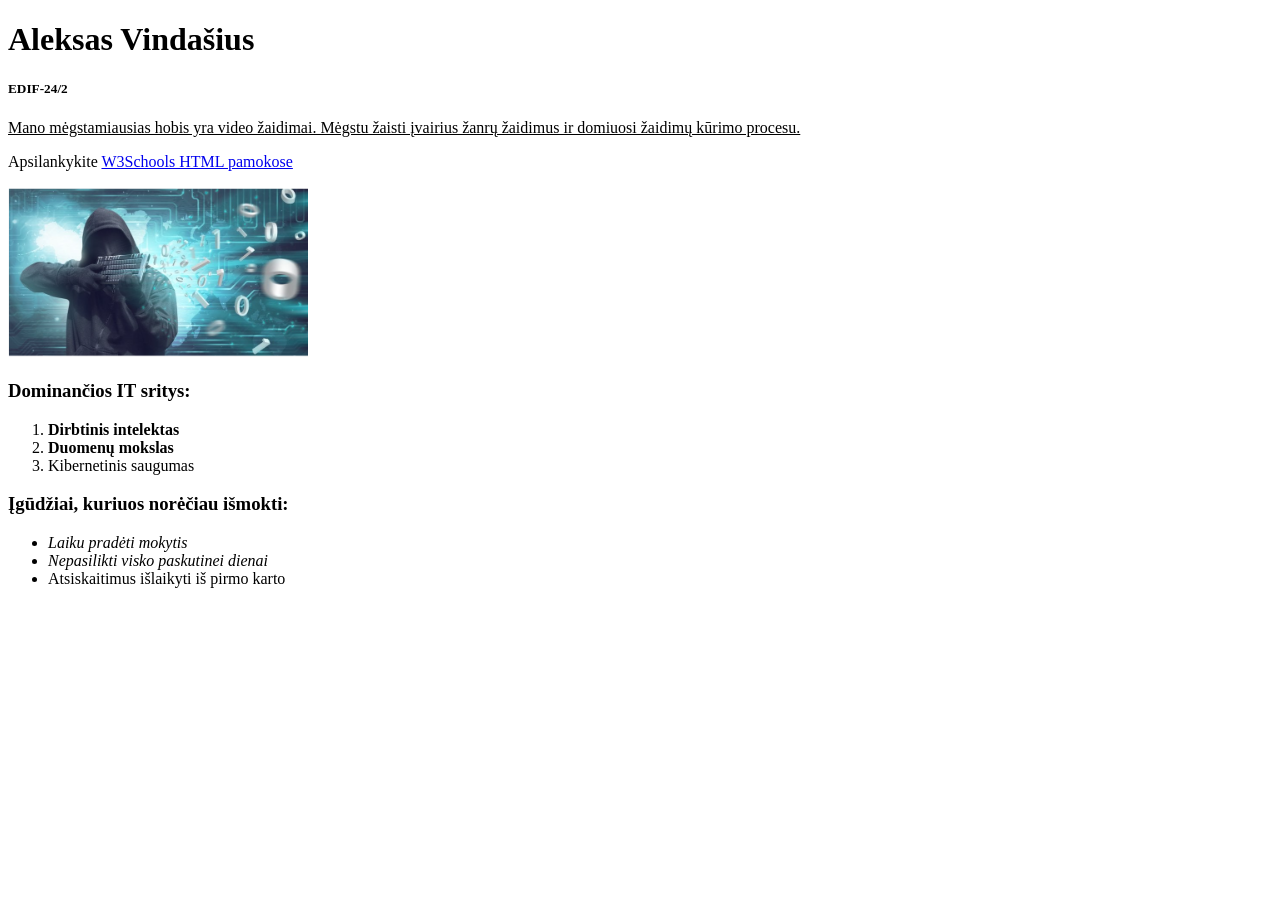
<file: index_7.html>
<!DOCTYPE html>
<!-- Aleksas Vindašius EDIF-24/2 -->
<html lang="lt">
<head>
    <meta charset="UTF-8">
    <meta name="viewport" content="width=device-width, initial-scale=1.0">
    <title>Mano puslapis</title>
</head>
<body>
    <!-- a. Antraštės -->
    <h1>Aleksas Vindašius</h1>
    <h5>EDIF-24/2</h5>
    
    <!-- b. Pastraipa su pabraukimu -->
    <!-- u žymė vizualiai pabraukia tekstą, bet gali būti klaidinanti, nes naršyklės -->
    <!-- dažnai pabraukimą asocijuoja su nuorodomis -->
    <p><u>Mano mėgstamiausias hobis yra video žaidimai. Mėgstu žaisti įvairius žanrų žaidimus ir domiuosi žaidimų kūrimo procesu.</u></p>
    
    <!-- c. Nuoroda -->
    <p>Apsilankykite <a href="https://www.w3schools.com/html/">W3Schools HTML pamokose</a></p>
    
    <!-- d. Paveikslėlis -->
    <img src="images/Screenshot 2025-11-03 124601.png" alt="Programuotojas dirbantis prie kompiuterio" width="300">
    
    <!-- e. Sąrašai -->
    <h3>Dominančios IT sritys:</h3>
    <ol>
        <!-- strong žymė suteikia semantinę svarbos reikšmę, o b žymė tik vizualiai paryškina -->
        <li><strong>Dirbtinis intelektas</strong></li>
        <li><b>Duomenų mokslas</b></li>
        <li>Kibernetinis saugumas</li>
    </ol>
    
    <h3>Įgūdžiai, kuriuos norėčiau išmokti:</h3>
    <ul>
        <!-- em žymė suteikia semantinę pabrėžimo reikšmę, o i žymė tik vizualiai pasvėria -->
        <li><em>Laiku pradėti mokytis</em></li>
        <li><i>Nepasilikti visko paskutinei dienai</i></li>
        <li>Atsiskaitimus išlaikyti iš pirmo karto</li>
    </ul>
</body>
</html>

<!-- 
Pagrindinių HTML žymių paskirtis:

<!DOCTYPE html> - nurodo, kad tai HTML5 dokumentas
<html> - pagrindinė dokumento šaknis, apgaubia visą HTML turinį
<head> - talpina metaduomenis (pavadinimą, kodavimą, stilius, skriptus)
<meta> - pateikia papildomą informaciją apie dokumentą (kodavimą, peržiūros parametrus)
<title> - nustato puslapio pavadinimą, rodomą naršyklės skirtuke
<body> - talpina visą vartotojui matomą puslapio turinį

Žymių skirtumai:

<strong> vs <b>:
- <strong> - semantinė žymė, nurodo teksto svarbą (naršyklės, skaitytuvai pripažįsta)
- <b> - tik vizualus paryškinimas, be semantinės reikšmės

<em> vs <i>:
- <em> - semantinė žymė, nurodo teksto pabrėžimą (intonacijos pakeitimą)
- <i> - tik vizualus pasvirimas, be semantinės reikšmės

<u> - pabraukimas:
- Vizualiai pabraukia tekstą, bet gali klaidinti vartotojus
- Naršyklės dažnai pabraukimą asocijuoja su nuorodomis
- Geriau naudoti CSS text-decoration vietoj u žymės

Div konteineris - universalus konteineris elementų grupavimui ir struktūrizavimui
Live Server papildinys leidžia matyti pakeitimus realiu laiku naršyklėje.
-->
</file>
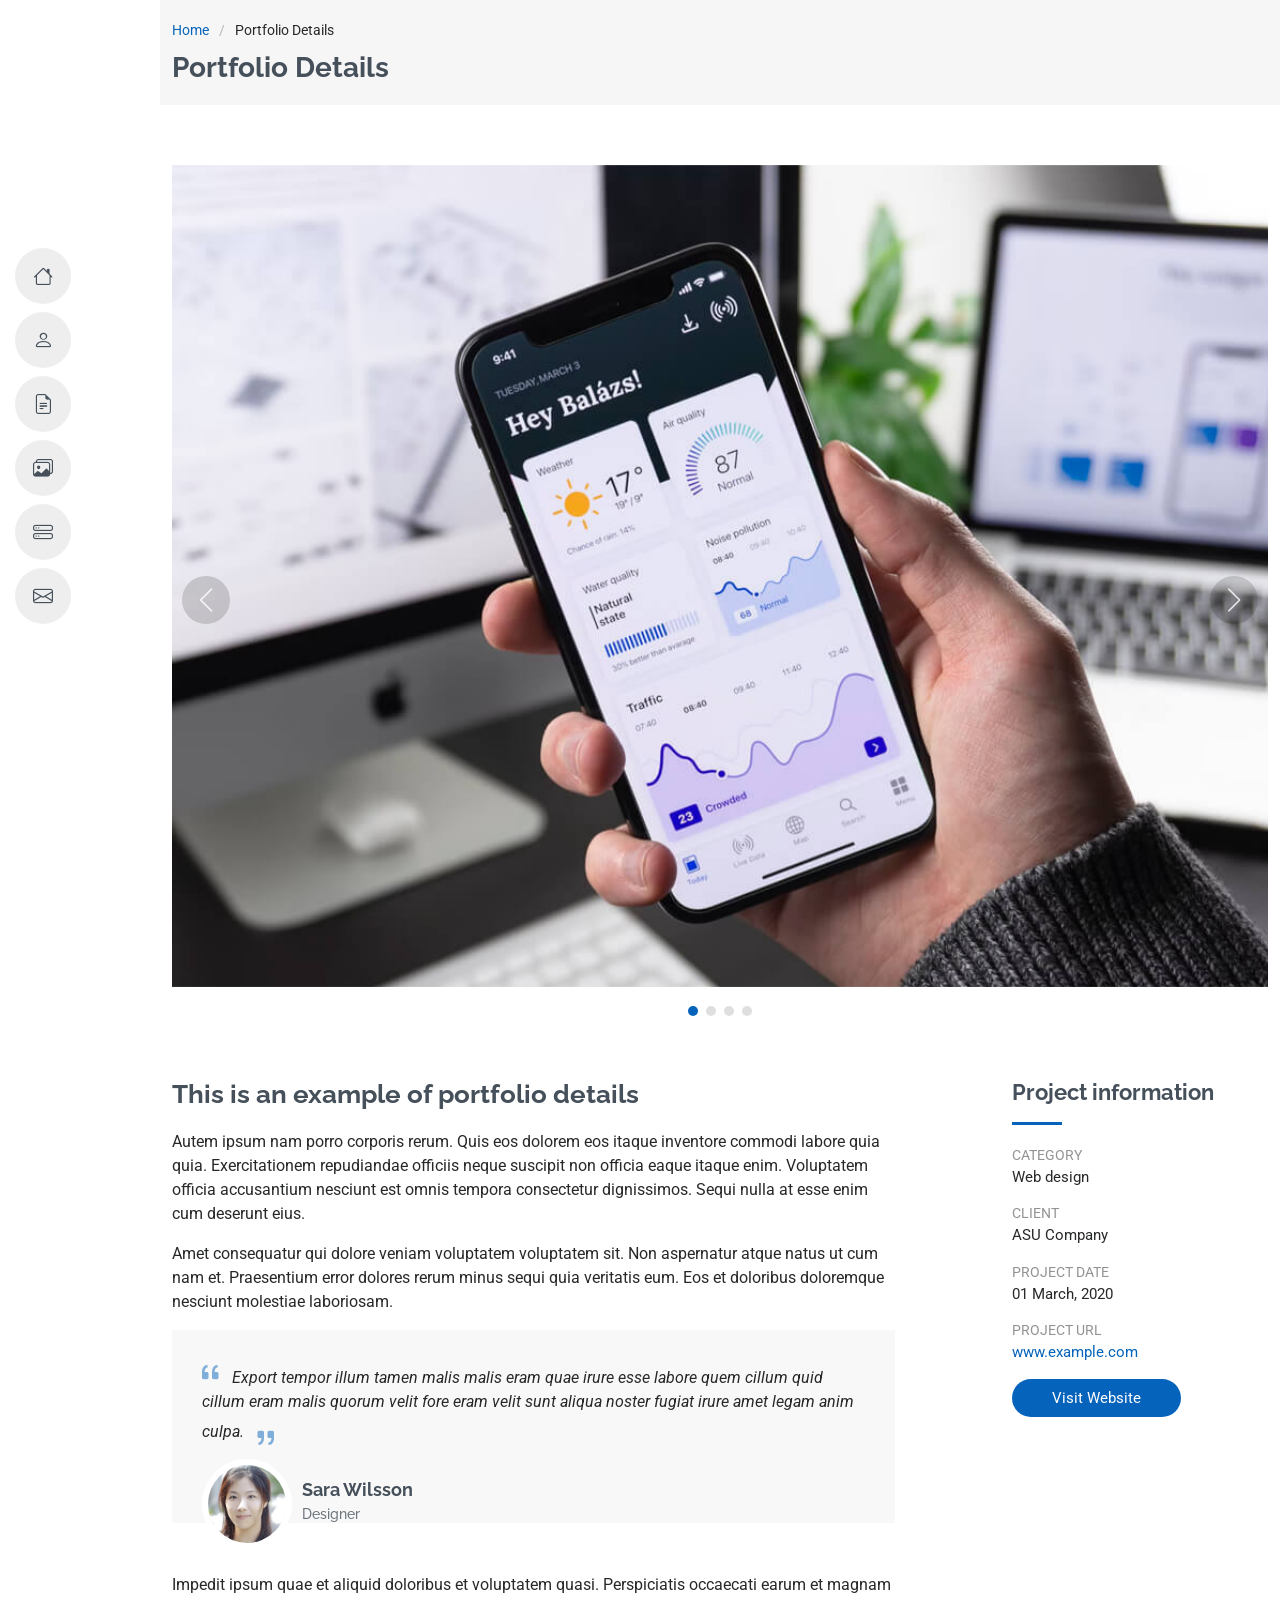
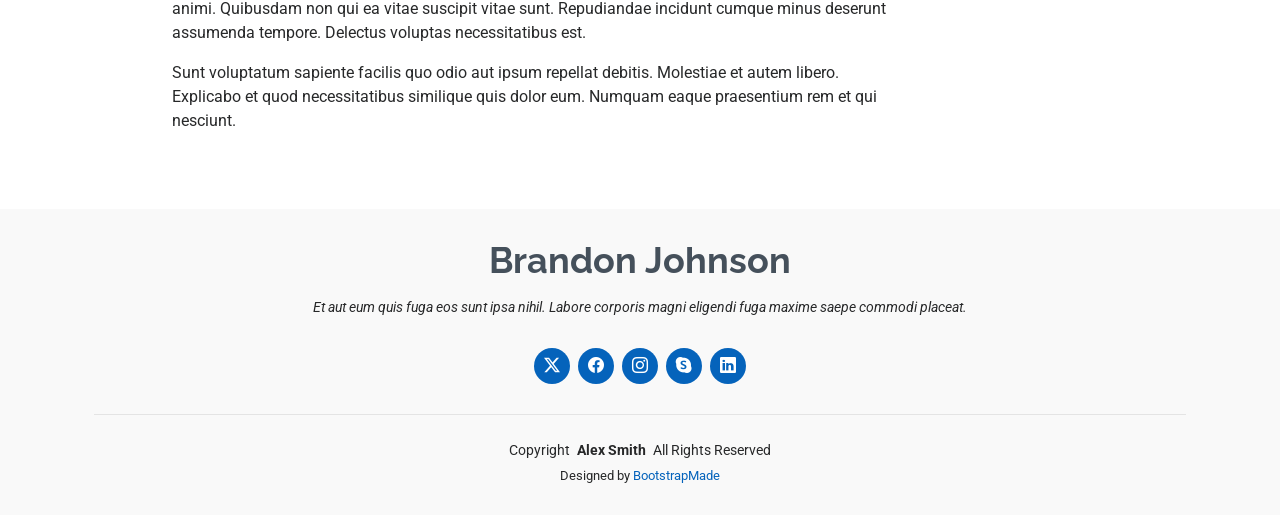
<file: portfolio-details.html>
<!DOCTYPE html>
<html lang="en">

<head>
  <meta charset="utf-8">
  <meta content="width=device-width, initial-scale=1.0" name="viewport">
  <title>Portfolio Details - MyResume Bootstrap Template</title>
  <meta content="" name="description">
  <meta content="" name="keywords">

  <!-- Favicons -->
  <link href="assets/img/favicon.png" rel="icon">
  <link href="assets/img/apple-touch-icon.png" rel="apple-touch-icon">

  <!-- Fonts -->
  <link href="https://fonts.googleapis.com" rel="preconnect">
  <link href="https://fonts.gstatic.com" rel="preconnect" crossorigin>
  <link href="https://fonts.googleapis.com/css2?family=Roboto:ital,wght@0,100;0,300;0,400;0,500;0,700;0,900;1,100;1,300;1,400;1,500;1,700;1,900&family=Poppins:ital,wght@0,100;0,200;0,300;0,400;0,500;0,600;0,700;0,800;0,900;1,100;1,200;1,300;1,400;1,500;1,600;1,700;1,800;1,900&family=Raleway:ital,wght@0,100;0,200;0,300;0,400;0,500;0,600;0,700;0,800;0,900;1,100;1,200;1,300;1,400;1,500;1,600;1,700;1,800;1,900&display=swap" rel="stylesheet">

  <!-- Vendor CSS Files -->
  <link href="assets/vendor/bootstrap/css/bootstrap.min.css" rel="stylesheet">
  <link href="assets/vendor/bootstrap-icons/bootstrap-icons.css" rel="stylesheet">
  <link href="assets/vendor/aos/aos.css" rel="stylesheet">
  <link href="assets/vendor/glightbox/css/glightbox.min.css" rel="stylesheet">
  <link href="assets/vendor/swiper/swiper-bundle.min.css" rel="stylesheet">

  <!-- Main CSS File -->
  <link href="assets/css/main.css" rel="stylesheet">

  <!-- =======================================================
  * Template Name: MyResume
  * Template URL: https://bootstrapmade.com/free-html-bootstrap-template-my-resume/
  * Updated: Jun 29 2024 with Bootstrap v5.3.3
  * Author: BootstrapMade.com
  * License: https://bootstrapmade.com/license/
  ======================================================== -->
</head>

<body class="portfolio-details-page">

  <header id="header" class="header d-flex flex-column justify-content-center">

    <i class="header-toggle d-xl-none bi bi-list"></i>

    <nav id="navmenu" class="navmenu">
      <ul>
        <li><a href="#hero"><i class="bi bi-house navicon"></i><span>Home</span></a></li>
        <li><a href="#about"><i class="bi bi-person navicon"></i><span>About</span></a></li>
        <li><a href="#resume"><i class="bi bi-file-earmark-text navicon"></i><span>Resume</span></a></li>
        <li><a href="#portfolio"><i class="bi bi-images navicon"></i><span>Portfolio</span></a></li>
        <li><a href="#services"><i class="bi bi-hdd-stack navicon"></i><span>Services</span></a></li>
        <li><a href="#contact"><i class="bi bi-envelope navicon"></i><span>Contact</span></a></li>
      </ul>
    </nav>

  </header>

  <main class="main">

    <!-- Page Title -->
    <div class="page-title" data-aos="fade">
      <div class="container">
        <nav class="breadcrumbs">
          <ol>
            <li><a href="index.html">Home</a></li>
            <li class="current">Portfolio Details</li>
          </ol>
        </nav>
        <h1>Portfolio Details</h1>
      </div>
    </div><!-- End Page Title -->

    <!-- Portfolio Details Section -->
    <section id="portfolio-details" class="portfolio-details section">

      <div class="container" data-aos="fade-up">

        <div class="portfolio-details-slider swiper init-swiper">
          <script type="application/json" class="swiper-config">
            {
              "loop": true,
              "speed": 600,
              "autoplay": {
                "delay": 5000
              },
              "slidesPerView": "auto",
              "navigation": {
                "nextEl": ".swiper-button-next",
                "prevEl": ".swiper-button-prev"
              },
              "pagination": {
                "el": ".swiper-pagination",
                "type": "bullets",
                "clickable": true
              }
            }
          </script>
          <div class="swiper-wrapper align-items-center">

            <div class="swiper-slide">
              <img src="assets/img/portfolio/app-1.jpg" alt="">
            </div>

            <div class="swiper-slide">
              <img src="assets/img/portfolio/product-1.jpg" alt="">
            </div>

            <div class="swiper-slide">
              <img src="assets/img/portfolio/branding-1.jpg" alt="">
            </div>

            <div class="swiper-slide">
              <img src="assets/img/portfolio/books-1.jpg" alt="">
            </div>

          </div>
          <div class="swiper-button-prev"></div>
          <div class="swiper-button-next"></div>
          <div class="swiper-pagination"></div>
        </div>

        <div class="row justify-content-between gy-4 mt-4">

          <div class="col-lg-8" data-aos="fade-up">
            <div class="portfolio-description">
              <h2>This is an example of portfolio details</h2>
              <p>
                Autem ipsum nam porro corporis rerum. Quis eos dolorem eos itaque inventore commodi labore quia quia. Exercitationem repudiandae officiis neque suscipit non officia eaque itaque enim. Voluptatem officia accusantium nesciunt est omnis tempora consectetur dignissimos. Sequi nulla at esse enim cum deserunt eius.
              </p>
              <p>
                Amet consequatur qui dolore veniam voluptatem voluptatem sit. Non aspernatur atque natus ut cum nam et. Praesentium error dolores rerum minus sequi quia veritatis eum. Eos et doloribus doloremque nesciunt molestiae laboriosam.
              </p>

              <div class="testimonial-item">
                <p>
                  <i class="bi bi-quote quote-icon-left"></i>
                  <span>Export tempor illum tamen malis malis eram quae irure esse labore quem cillum quid cillum eram malis quorum velit fore eram velit sunt aliqua noster fugiat irure amet legam anim culpa.</span>
                  <i class="bi bi-quote quote-icon-right"></i>
                </p>
                <div>
                  <img src="assets/img/testimonials/testimonials-2.jpg" class="testimonial-img" alt="">
                  <h3>Sara Wilsson</h3>
                  <h4>Designer</h4>
                </div>
              </div>

              <p>
                Impedit ipsum quae et aliquid doloribus et voluptatem quasi. Perspiciatis occaecati earum et magnam animi. Quibusdam non qui ea vitae suscipit vitae sunt. Repudiandae incidunt cumque minus deserunt assumenda tempore. Delectus voluptas necessitatibus est.
              </p>

              <p>
                Sunt voluptatum sapiente facilis quo odio aut ipsum repellat debitis. Molestiae et autem libero. Explicabo et quod necessitatibus similique quis dolor eum. Numquam eaque praesentium rem et qui nesciunt.
              </p>

            </div>
          </div>

          <div class="col-lg-3" data-aos="fade-up" data-aos-delay="100">
            <div class="portfolio-info">
              <h3>Project information</h3>
              <ul>
                <li><strong>Category</strong> Web design</li>
                <li><strong>Client</strong> ASU Company</li>
                <li><strong>Project date</strong> 01 March, 2020</li>
                <li><strong>Project URL</strong> <a href="#">www.example.com</a></li>
                <li><a href="#" class="btn-visit align-self-start">Visit Website</a></li>
              </ul>
            </div>
          </div>

        </div>

      </div>

    </section><!-- /Portfolio Details Section -->

  </main>

  <footer id="footer" class="footer position-relative light-background">
    <div class="container">
      <h3 class="sitename">Brandon Johnson</h3>
      <p>Et aut eum quis fuga eos sunt ipsa nihil. Labore corporis magni eligendi fuga maxime saepe commodi placeat.</p>
      <div class="social-links d-flex justify-content-center">
        <a href=""><i class="bi bi-twitter-x"></i></a>
        <a href=""><i class="bi bi-facebook"></i></a>
        <a href=""><i class="bi bi-instagram"></i></a>
        <a href=""><i class="bi bi-skype"></i></a>
        <a href=""><i class="bi bi-linkedin"></i></a>
      </div>
      <div class="container">
        <div class="copyright">
          <span>Copyright</span> <strong class="px-1 sitename">Alex Smith</strong> <span>All Rights Reserved</span>
        </div>
        <div class="credits">
          <!-- All the links in the footer should remain intact. -->
          <!-- You can delete the links only if you've purchased the pro version. -->
          <!-- Licensing information: https://bootstrapmade.com/license/ -->
          <!-- Purchase the pro version with working PHP/AJAX contact form: [buy-url] -->
          Designed by <a href="https://bootstrapmade.com/">BootstrapMade</a>
        </div>
      </div>
    </div>
  </footer>

  <!-- Scroll Top -->
  <a href="#" id="scroll-top" class="scroll-top d-flex align-items-center justify-content-center"><i class="bi bi-arrow-up-short"></i></a>

  <!-- Preloader -->
  <div id="preloader"></div>

  <!-- Vendor JS Files -->
  <script src="assets/vendor/bootstrap/js/bootstrap.bundle.min.js"></script>
  <script src="assets/vendor/php-email-form/validate.js"></script>
  <script src="assets/vendor/aos/aos.js"></script>
  <script src="assets/vendor/typed.js/typed.umd.js"></script>
  <script src="assets/vendor/purecounter/purecounter_vanilla.js"></script>
  <script src="assets/vendor/waypoints/noframework.waypoints.js"></script>
  <script src="assets/vendor/glightbox/js/glightbox.min.js"></script>
  <script src="assets/vendor/imagesloaded/imagesloaded.pkgd.min.js"></script>
  <script src="assets/vendor/isotope-layout/isotope.pkgd.min.js"></script>
  <script src="assets/vendor/swiper/swiper-bundle.min.js"></script>

  <!-- Main JS File -->
  <script src="assets/js/main.js"></script>

</body>

</html>
</file>
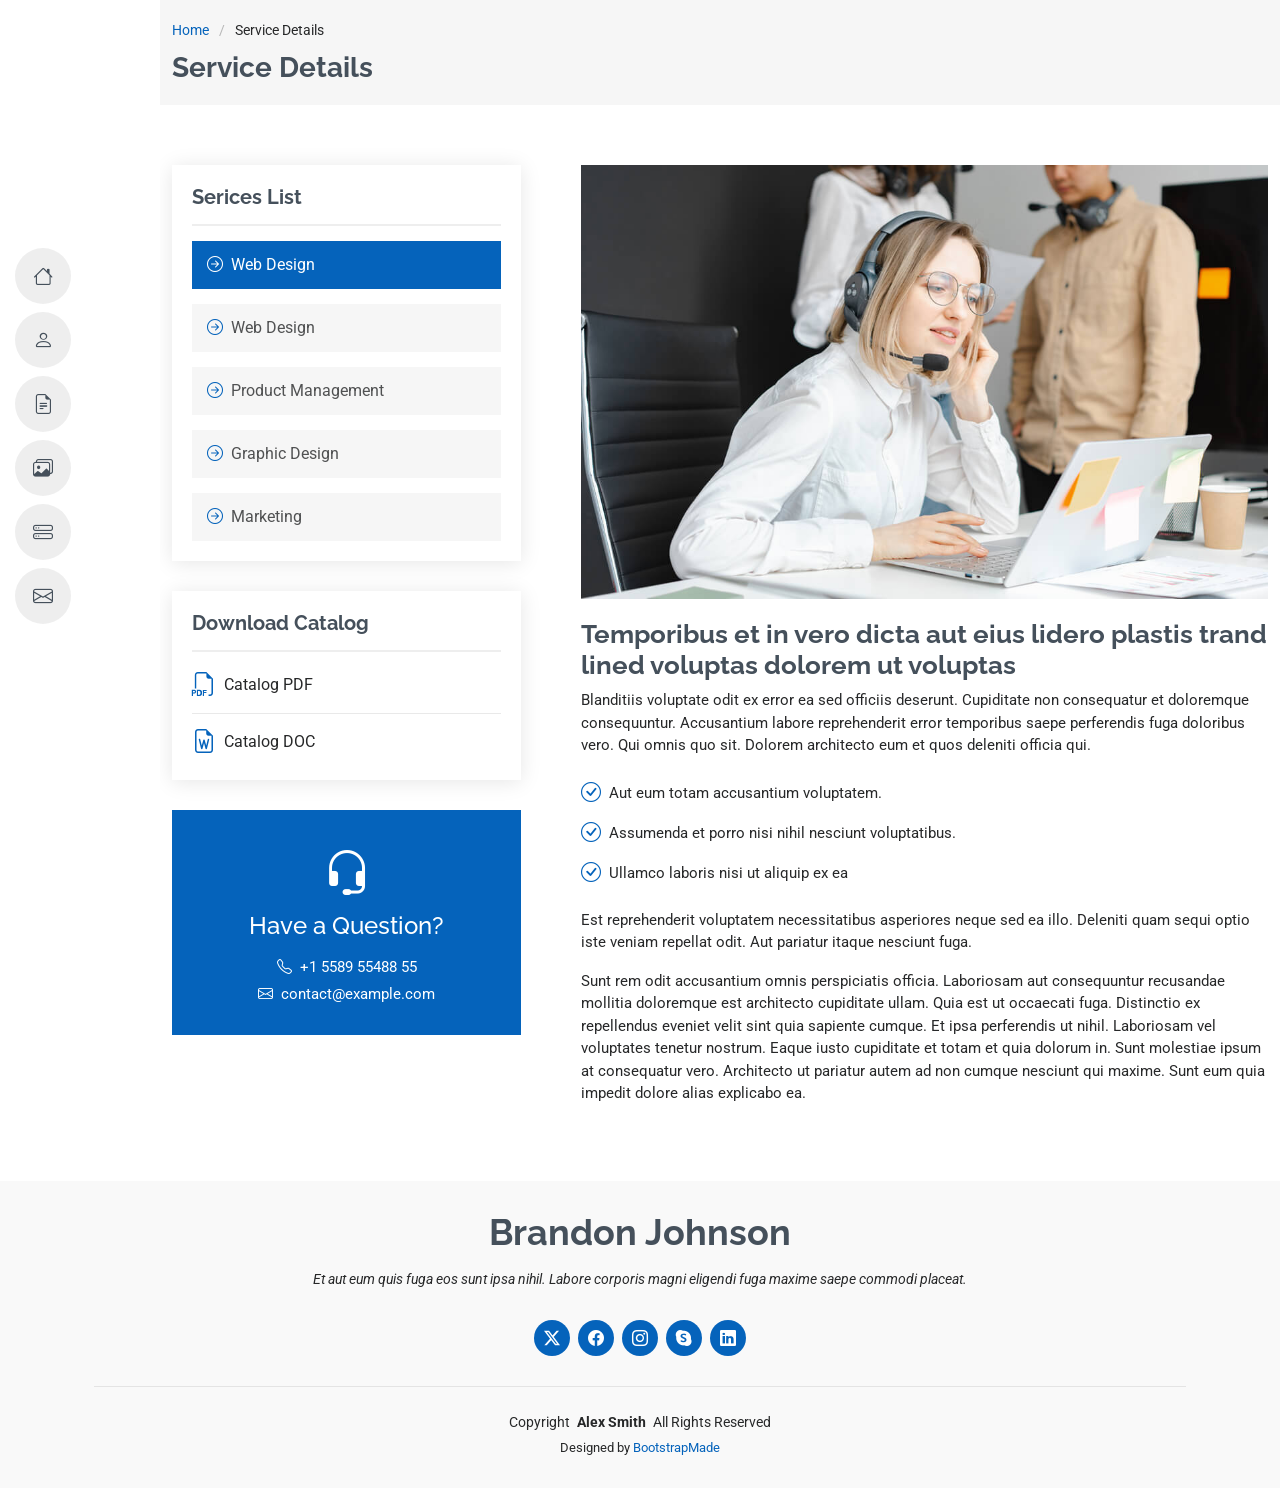
<file: service-details.html>
<!DOCTYPE html>
<html lang="en">

<head>
  <meta charset="utf-8">
  <meta content="width=device-width, initial-scale=1.0" name="viewport">
  <title>Service Details - MyResume Bootstrap Template</title>
  <meta content="" name="description">
  <meta content="" name="keywords">

  <!-- Favicons -->
  <link href="assets/img/favicon.png" rel="icon">
  <link href="assets/img/apple-touch-icon.png" rel="apple-touch-icon">

  <!-- Fonts -->
  <link href="https://fonts.googleapis.com" rel="preconnect">
  <link href="https://fonts.gstatic.com" rel="preconnect" crossorigin>
  <link href="https://fonts.googleapis.com/css2?family=Roboto:ital,wght@0,100;0,300;0,400;0,500;0,700;0,900;1,100;1,300;1,400;1,500;1,700;1,900&family=Poppins:ital,wght@0,100;0,200;0,300;0,400;0,500;0,600;0,700;0,800;0,900;1,100;1,200;1,300;1,400;1,500;1,600;1,700;1,800;1,900&family=Raleway:ital,wght@0,100;0,200;0,300;0,400;0,500;0,600;0,700;0,800;0,900;1,100;1,200;1,300;1,400;1,500;1,600;1,700;1,800;1,900&display=swap" rel="stylesheet">

  <!-- Vendor CSS Files -->
  <link href="assets/vendor/bootstrap/css/bootstrap.min.css" rel="stylesheet">
  <link href="assets/vendor/bootstrap-icons/bootstrap-icons.css" rel="stylesheet">
  <link href="assets/vendor/aos/aos.css" rel="stylesheet">
  <link href="assets/vendor/glightbox/css/glightbox.min.css" rel="stylesheet">
  <link href="assets/vendor/swiper/swiper-bundle.min.css" rel="stylesheet">

  <!-- Main CSS File -->
  <link href="assets/css/main.css" rel="stylesheet">

  <!-- =======================================================
  * Template Name: MyResume
  * Template URL: https://bootstrapmade.com/free-html-bootstrap-template-my-resume/
  * Updated: Jun 29 2024 with Bootstrap v5.3.3
  * Author: BootstrapMade.com
  * License: https://bootstrapmade.com/license/
  ======================================================== -->
</head>

<body class="service-details-page">

  <header id="header" class="header d-flex flex-column justify-content-center">

    <i class="header-toggle d-xl-none bi bi-list"></i>

    <nav id="navmenu" class="navmenu">
      <ul>
        <li><a href="#hero"><i class="bi bi-house navicon"></i><span>Home</span></a></li>
        <li><a href="#about"><i class="bi bi-person navicon"></i><span>About</span></a></li>
        <li><a href="#resume"><i class="bi bi-file-earmark-text navicon"></i><span>Resume</span></a></li>
        <li><a href="#portfolio"><i class="bi bi-images navicon"></i><span>Portfolio</span></a></li>
        <li><a href="#services"><i class="bi bi-hdd-stack navicon"></i><span>Services</span></a></li>
        <li><a href="#contact"><i class="bi bi-envelope navicon"></i><span>Contact</span></a></li>
      </ul>
    </nav>

  </header>

  <main class="main">

    <!-- Page Title -->
    <div class="page-title" data-aos="fade">
      <div class="container">
        <nav class="breadcrumbs">
          <ol>
            <li><a href="index.html">Home</a></li>
            <li class="current">Service Details</li>
          </ol>
        </nav>
        <h1>Service Details</h1>
      </div>
    </div><!-- End Page Title -->

    <!-- Service Details Section -->
    <section id="service-details" class="service-details section">

      <div class="container">

        <div class="row gy-5">

          <div class="col-lg-4" data-aos="fade-up" data-aos-delay="100">

            <div class="service-box">
              <h4>Serices List</h4>
              <div class="services-list">
                <a href="#" class="active"><i class="bi bi-arrow-right-circle"></i><span>Web Design</span></a>
                <a href="#"><i class="bi bi-arrow-right-circle"></i><span>Web Design</span></a>
                <a href="#"><i class="bi bi-arrow-right-circle"></i><span>Product Management</span></a>
                <a href="#"><i class="bi bi-arrow-right-circle"></i><span>Graphic Design</span></a>
                <a href="#"><i class="bi bi-arrow-right-circle"></i><span>Marketing</span></a>
              </div>
            </div><!-- End Services List -->

            <div class="service-box">
              <h4>Download Catalog</h4>
              <div class="download-catalog">
                <a href="#"><i class="bi bi-filetype-pdf"></i><span>Catalog PDF</span></a>
                <a href="#"><i class="bi bi-file-earmark-word"></i><span>Catalog DOC</span></a>
              </div>
            </div><!-- End Services List -->

            <div class="help-box d-flex flex-column justify-content-center align-items-center">
              <i class="bi bi-headset help-icon"></i>
              <h4>Have a Question?</h4>
              <p class="d-flex align-items-center mt-2 mb-0"><i class="bi bi-telephone me-2"></i> <span>+1 5589 55488 55</span></p>
              <p class="d-flex align-items-center mt-1 mb-0"><i class="bi bi-envelope me-2"></i> <a href="mailto:contact@example.com">contact@example.com</a></p>
            </div>

          </div>

          <div class="col-lg-8 ps-lg-5" data-aos="fade-up" data-aos-delay="200">
            <img src="assets/img/services.jpg" alt="" class="img-fluid services-img">
            <h3>Temporibus et in vero dicta aut eius lidero plastis trand lined voluptas dolorem ut voluptas</h3>
            <p>
              Blanditiis voluptate odit ex error ea sed officiis deserunt. Cupiditate non consequatur et doloremque consequuntur. Accusantium labore reprehenderit error temporibus saepe perferendis fuga doloribus vero. Qui omnis quo sit. Dolorem architecto eum et quos deleniti officia qui.
            </p>
            <ul>
              <li><i class="bi bi-check-circle"></i> <span>Aut eum totam accusantium voluptatem.</span></li>
              <li><i class="bi bi-check-circle"></i> <span>Assumenda et porro nisi nihil nesciunt voluptatibus.</span></li>
              <li><i class="bi bi-check-circle"></i> <span>Ullamco laboris nisi ut aliquip ex ea</span></li>
            </ul>
            <p>
              Est reprehenderit voluptatem necessitatibus asperiores neque sed ea illo. Deleniti quam sequi optio iste veniam repellat odit. Aut pariatur itaque nesciunt fuga.
            </p>
            <p>
              Sunt rem odit accusantium omnis perspiciatis officia. Laboriosam aut consequuntur recusandae mollitia doloremque est architecto cupiditate ullam. Quia est ut occaecati fuga. Distinctio ex repellendus eveniet velit sint quia sapiente cumque. Et ipsa perferendis ut nihil. Laboriosam vel voluptates tenetur nostrum. Eaque iusto cupiditate et totam et quia dolorum in. Sunt molestiae ipsum at consequatur vero. Architecto ut pariatur autem ad non cumque nesciunt qui maxime. Sunt eum quia impedit dolore alias explicabo ea.
            </p>
          </div>

        </div>

      </div>

    </section><!-- /Service Details Section -->

  </main>

  <footer id="footer" class="footer position-relative light-background">
    <div class="container">
      <h3 class="sitename">Brandon Johnson</h3>
      <p>Et aut eum quis fuga eos sunt ipsa nihil. Labore corporis magni eligendi fuga maxime saepe commodi placeat.</p>
      <div class="social-links d-flex justify-content-center">
        <a href=""><i class="bi bi-twitter-x"></i></a>
        <a href=""><i class="bi bi-facebook"></i></a>
        <a href=""><i class="bi bi-instagram"></i></a>
        <a href=""><i class="bi bi-skype"></i></a>
        <a href=""><i class="bi bi-linkedin"></i></a>
      </div>
      <div class="container">
        <div class="copyright">
          <span>Copyright</span> <strong class="px-1 sitename">Alex Smith</strong> <span>All Rights Reserved</span>
        </div>
        <div class="credits">
          <!-- All the links in the footer should remain intact. -->
          <!-- You can delete the links only if you've purchased the pro version. -->
          <!-- Licensing information: https://bootstrapmade.com/license/ -->
          <!-- Purchase the pro version with working PHP/AJAX contact form: [buy-url] -->
          Designed by <a href="https://bootstrapmade.com/">BootstrapMade</a>
        </div>
      </div>
    </div>
  </footer>

  <!-- Scroll Top -->
  <a href="#" id="scroll-top" class="scroll-top d-flex align-items-center justify-content-center"><i class="bi bi-arrow-up-short"></i></a>

  <!-- Preloader -->
  <div id="preloader"></div>

  <!-- Vendor JS Files -->
  <script src="assets/vendor/bootstrap/js/bootstrap.bundle.min.js"></script>
  <script src="assets/vendor/php-email-form/validate.js"></script>
  <script src="assets/vendor/aos/aos.js"></script>
  <script src="assets/vendor/typed.js/typed.umd.js"></script>
  <script src="assets/vendor/purecounter/purecounter_vanilla.js"></script>
  <script src="assets/vendor/waypoints/noframework.waypoints.js"></script>
  <script src="assets/vendor/glightbox/js/glightbox.min.js"></script>
  <script src="assets/vendor/imagesloaded/imagesloaded.pkgd.min.js"></script>
  <script src="assets/vendor/isotope-layout/isotope.pkgd.min.js"></script>
  <script src="assets/vendor/swiper/swiper-bundle.min.js"></script>

  <!-- Main JS File -->
  <script src="assets/js/main.js"></script>

</body>

</html>
</file>
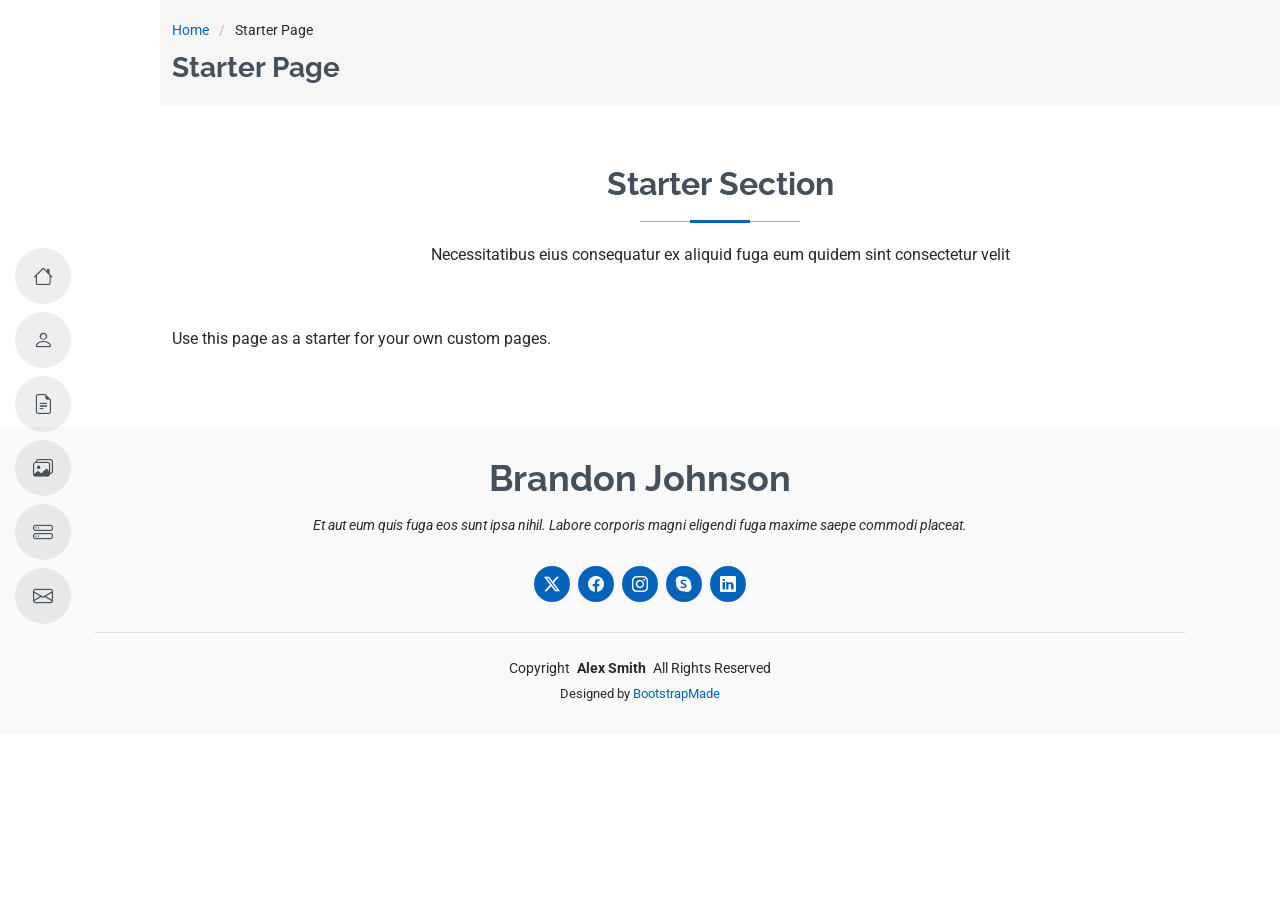
<file: starter-page.html>
<!DOCTYPE html>
<html lang="en">

<head>
  <meta charset="utf-8">
  <meta content="width=device-width, initial-scale=1.0" name="viewport">
  <title>Starter Page - MyResume Bootstrap Template</title>
  <meta content="" name="description">
  <meta content="" name="keywords">

  <!-- Favicons -->
  <link href="assets/img/favicon.png" rel="icon">
  <link href="assets/img/apple-touch-icon.png" rel="apple-touch-icon">

  <!-- Fonts -->
  <link href="https://fonts.googleapis.com" rel="preconnect">
  <link href="https://fonts.gstatic.com" rel="preconnect" crossorigin>
  <link href="https://fonts.googleapis.com/css2?family=Roboto:ital,wght@0,100;0,300;0,400;0,500;0,700;0,900;1,100;1,300;1,400;1,500;1,700;1,900&family=Poppins:ital,wght@0,100;0,200;0,300;0,400;0,500;0,600;0,700;0,800;0,900;1,100;1,200;1,300;1,400;1,500;1,600;1,700;1,800;1,900&family=Raleway:ital,wght@0,100;0,200;0,300;0,400;0,500;0,600;0,700;0,800;0,900;1,100;1,200;1,300;1,400;1,500;1,600;1,700;1,800;1,900&display=swap" rel="stylesheet">

  <!-- Vendor CSS Files -->
  <link href="assets/vendor/bootstrap/css/bootstrap.min.css" rel="stylesheet">
  <link href="assets/vendor/bootstrap-icons/bootstrap-icons.css" rel="stylesheet">
  <link href="assets/vendor/aos/aos.css" rel="stylesheet">
  <link href="assets/vendor/glightbox/css/glightbox.min.css" rel="stylesheet">
  <link href="assets/vendor/swiper/swiper-bundle.min.css" rel="stylesheet">

  <!-- Main CSS File -->
  <link href="assets/css/main.css" rel="stylesheet">

  <!-- =======================================================
  * Template Name: MyResume
  * Template URL: https://bootstrapmade.com/free-html-bootstrap-template-my-resume/
  * Updated: Jun 29 2024 with Bootstrap v5.3.3
  * Author: BootstrapMade.com
  * License: https://bootstrapmade.com/license/
  ======================================================== -->
</head>

<body class="starter-page-page">

  <header id="header" class="header d-flex flex-column justify-content-center">

    <i class="header-toggle d-xl-none bi bi-list"></i>

    <nav id="navmenu" class="navmenu">
      <ul>
        <li><a href="#hero"><i class="bi bi-house navicon"></i><span>Home</span></a></li>
        <li><a href="#about"><i class="bi bi-person navicon"></i><span>About</span></a></li>
        <li><a href="#resume"><i class="bi bi-file-earmark-text navicon"></i><span>Resume</span></a></li>
        <li><a href="#portfolio"><i class="bi bi-images navicon"></i><span>Portfolio</span></a></li>
        <li><a href="#services"><i class="bi bi-hdd-stack navicon"></i><span>Services</span></a></li>
        <li><a href="#contact"><i class="bi bi-envelope navicon"></i><span>Contact</span></a></li>
      </ul>
    </nav>

  </header>

  <main class="main">

    <!-- Page Title -->
    <div class="page-title" data-aos="fade">
      <div class="container">
        <nav class="breadcrumbs">
          <ol>
            <li><a href="index.html">Home</a></li>
            <li class="current">Starter Page</li>
          </ol>
        </nav>
        <h1>Starter Page</h1>
      </div>
    </div><!-- End Page Title -->

    <!-- Starter Section Section -->
    <section id="starter-section" class="starter-section section">

      <!-- Section Title -->
      <div class="container section-title" data-aos="fade-up">
        <h2>Starter Section</h2>
        <p>Necessitatibus eius consequatur ex aliquid fuga eum quidem sint consectetur velit</p>
      </div><!-- End Section Title -->

      <div class="container" data-aos="fade-up">
        <p>Use this page as a starter for your own custom pages.</p>
      </div>

    </section><!-- /Starter Section Section -->

  </main>

  <footer id="footer" class="footer position-relative light-background">
    <div class="container">
      <h3 class="sitename">Brandon Johnson</h3>
      <p>Et aut eum quis fuga eos sunt ipsa nihil. Labore corporis magni eligendi fuga maxime saepe commodi placeat.</p>
      <div class="social-links d-flex justify-content-center">
        <a href=""><i class="bi bi-twitter-x"></i></a>
        <a href=""><i class="bi bi-facebook"></i></a>
        <a href=""><i class="bi bi-instagram"></i></a>
        <a href=""><i class="bi bi-skype"></i></a>
        <a href=""><i class="bi bi-linkedin"></i></a>
      </div>
      <div class="container">
        <div class="copyright">
          <span>Copyright</span> <strong class="px-1 sitename">Alex Smith</strong> <span>All Rights Reserved</span>
        </div>
        <div class="credits">
          <!-- All the links in the footer should remain intact. -->
          <!-- You can delete the links only if you've purchased the pro version. -->
          <!-- Licensing information: https://bootstrapmade.com/license/ -->
          <!-- Purchase the pro version with working PHP/AJAX contact form: [buy-url] -->
          Designed by <a href="https://bootstrapmade.com/">BootstrapMade</a>
        </div>
      </div>
    </div>
  </footer>

  <!-- Scroll Top -->
  <a href="#" id="scroll-top" class="scroll-top d-flex align-items-center justify-content-center"><i class="bi bi-arrow-up-short"></i></a>

  <!-- Preloader -->
  <div id="preloader"></div>

  <!-- Vendor JS Files -->
  <script src="assets/vendor/bootstrap/js/bootstrap.bundle.min.js"></script>
  <script src="assets/vendor/php-email-form/validate.js"></script>
  <script src="assets/vendor/aos/aos.js"></script>
  <script src="assets/vendor/typed.js/typed.umd.js"></script>
  <script src="assets/vendor/purecounter/purecounter_vanilla.js"></script>
  <script src="assets/vendor/waypoints/noframework.waypoints.js"></script>
  <script src="assets/vendor/glightbox/js/glightbox.min.js"></script>
  <script src="assets/vendor/imagesloaded/imagesloaded.pkgd.min.js"></script>
  <script src="assets/vendor/isotope-layout/isotope.pkgd.min.js"></script>
  <script src="assets/vendor/swiper/swiper-bundle.min.js"></script>

  <!-- Main JS File -->
  <script src="assets/js/main.js"></script>

</body>

</html>
</file>
<file: assets/css/main.css>
/**
* Template Name: MyResume
* Template URL: https://bootstrapmade.com/free-html-bootstrap-template-my-resume/
* Updated: Jun 29 2024 with Bootstrap v5.3.3
* Author: BootstrapMade.com
* License: https://bootstrapmade.com/license/
*/

/*--------------------------------------------------------------
# Font & Color Variables
# Help: https://bootstrapmade.com/color-system/
--------------------------------------------------------------*/
/* Fonts */
:root {
  --default-font: "Roboto",  system-ui, -apple-system, "Segoe UI", Roboto, "Helvetica Neue", Arial, "Noto Sans", "Liberation Sans", sans-serif, "Apple Color Emoji", "Segoe UI Emoji", "Segoe UI Symbol", "Noto Color Emoji";
  --heading-font: "Raleway",  sans-serif;
  --nav-font: "Poppins",  sans-serif;
}

/* Global Colors - The following color variables are used throughout the website. Updating them here will change the color scheme of the entire website */
:root { 
  --background-color: #ffffff; /* Background color for the entire website, including individual sections */
  --default-color: #272829; /* Default color used for the majority of the text content across the entire website */
  --heading-color: #45505b; /* Color for headings, subheadings and title throughout the website */
  --accent-color: #0563bb; /* Accent color that represents your brand on the website. It's used for buttons, links, and other elements that need to stand out */
  --surface-color: #ffffff; /* The surface color is used as a background of boxed elements within sections, such as cards, icon boxes, or other elements that require a visual separation from the global background. */
  --contrast-color: #ffffff; /* Contrast color for text, ensuring readability against backgrounds of accent, heading, or default colors. */
}

/* Nav Menu Colors - The following color variables are used specifically for the navigation menu. They are separate from the global colors to allow for more customization options */
:root {
  --nav-color: #45505b;  /* The default color of the main navmenu links */
  --nav-hover-color: #0563bb; /* Applied to main navmenu links when they are hovered over or active */
  --nav-mobile-background-color: #ffffff; /* Used as the background color for mobile navigation menu */
  --nav-dropdown-background-color: #ffffff; /* Used as the background color for dropdown items that appear when hovering over primary navigation items */
  --nav-dropdown-color: #212529; /* Used for navigation links of the dropdown items in the navigation menu. */
  --nav-dropdown-hover-color: #0563bb; /* Similar to --nav-hover-color, this color is applied to dropdown navigation links when they are hovered over. */
}

/* Color Presets - These classes override global colors when applied to any section or element, providing reuse of the sam color scheme. */

.light-background {
  --background-color: #f9f9f9;
  --surface-color: #ffffff;
}

.dark-background {
  --background-color: #060606;
  --default-color: #ffffff;
  --heading-color: #ffffff;
  --surface-color: #252525;
  --contrast-color: #ffffff;
}

/* Smooth scroll */
:root {
  scroll-behavior: smooth;
}

/*--------------------------------------------------------------
# General Styling & Shared Classes
--------------------------------------------------------------*/
body {
  color: var(--default-color);
  background-color: var(--background-color);
  font-family: var(--default-font);
}

a {
  color: var(--accent-color);
  text-decoration: none;
  transition: 0.3s;
}

a:hover {
  color: color-mix(in srgb, var(--accent-color), transparent 25%);
  text-decoration: none;
}

h1,
h2,
h3,
h4,
h5,
h6 {
  color: var(--heading-color);
  font-family: var(--heading-font);
}

/* PHP Email Form Messages
------------------------------*/
.php-email-form .error-message {
  display: none;
  background: #df1529;
  color: #ffffff;
  text-align: left;
  padding: 15px;
  margin-bottom: 24px;
  font-weight: 600;
}

.php-email-form .sent-message {
  display: none;
  color: #ffffff;
  background: #059652;
  text-align: center;
  padding: 15px;
  margin-bottom: 24px;
  font-weight: 600;
}

.php-email-form .loading {
  display: none;
  background: var(--surface-color);
  text-align: center;
  padding: 15px;
  margin-bottom: 24px;
}

.php-email-form .loading:before {
  content: "";
  display: inline-block;
  border-radius: 50%;
  width: 24px;
  height: 24px;
  margin: 0 10px -6px 0;
  border: 3px solid var(--accent-color);
  border-top-color: var(--surface-color);
  animation: php-email-form-loading 1s linear infinite;
}

@keyframes php-email-form-loading {
  0% {
    transform: rotate(0deg);
  }

  100% {
    transform: rotate(360deg);
  }
}

/*--------------------------------------------------------------
# Global Header
--------------------------------------------------------------*/
.header {
  color: var(--default-color);
  position: fixed;
  top: 0;
  left: 0;
  bottom: 0;
  padding: 0 15px;
  transition: all ease-in-out 0.3s;
  overflow-y: auto;
  z-index: 997;
  min-width: 200px;
}

@media (max-width: 1199px) {
  .header {
    background-color: var(--background-color);
    border-right: 1px solid color-mix(in srgb, var(--default-color), transparent 90%);
    width: 300px;
    left: -100%;
  }
}

@media (min-width: 1200px) and (max-width: 1600px) {
  .header~main {
    margin-left: 160px;
  }

  .header~main .hero {
    margin-left: -160px;
    width: 100vw;
  }
}

.header.header-show {
  left: 0;
}

.header .header-toggle {
  color: var(--contrast-color);
  background-color: var(--accent-color);
  font-size: 22px;
  display: flex;
  align-items: center;
  justify-content: center;
  width: 40px;
  height: 40px;
  border-radius: 50%;
  cursor: pointer;
  position: fixed;
  top: 15px;
  right: 15px;
  z-index: 9999;
  transition: background-color 0.3s;
}

.header .header-toggle:hover {
  color: var(--contrast-color);
  background-color: color-mix(in srgb, var(--accent-color) 90%, white 15%);
}

/*--------------------------------------------------------------
# Navigation Menu
--------------------------------------------------------------*/
.navmenu {
  padding: 0;
  z-index: 9997;
}

.navmenu ul {
  list-style: none;
  padding: 0 0 20px 0;
  margin: 0;
  width: 140px;
}

.navmenu a,
.navmenu a:focus {
  color: var(--nav-color);
  font-family: var(--nav-font);
  display: flex;
  align-items: center;
  padding: 10px 18px;
  margin-bottom: 8px;
  font-size: 15px;
  border-radius: 50px;
  background: color-mix(in srgb, var(--default-color), transparent 92%);
  height: 56px;
  width: 100%;
  overflow: hidden;
  transition: 0.3s;
}

.navmenu a i,
.navmenu a:focus i {
  font-size: 20px;
}

.navmenu a span,
.navmenu a:focus span {
  padding: 0 5px 0 7px;
}

@media (min-width: 992px) {

  .navmenu a,
  .navmenu a:focus {
    max-width: 56px;
  }

  .navmenu a span,
  .navmenu a:focus span {
    display: none;
  }
}

.navmenu a:hover,
.navmenu .active,
.navmenu .active:focus,
.navmenu li:hover>a {
  color: var(--contrast-color);
  background: var(--nav-hover-color);
}

.navmenu a:hover,
.navmenu li:hover>a {
  max-width: 100%;
  color: var(--contrast-color);
}

.navmenu a:hover span,
.navmenu li:hover>a span {
  display: block;
}

/*--------------------------------------------------------------
# Global Footer
--------------------------------------------------------------*/
.footer {
  color: var(--default-color);
  background-color: var(--background-color);
  font-size: 14px;
  text-align: center;
  padding: 30px 0;
  position: relative;
}

.footer h3 {
  font-size: 36px;
  font-weight: 700;
  position: relative;
  padding: 0;
  margin: 0 0 15px 0;
}

.footer p {
  font-size: 15;
  font-style: italic;
  padding: 0;
  margin: 0 0 30px 0;
}

.footer .social-links {
  margin: 0 0 30px 0;
}

.footer .social-links a {
  font-size: 16px;
  display: flex;
  align-items: center;
  justify-content: center;
  background: var(--accent-color);
  color: var(--contrast-color);
  line-height: 1;
  margin: 0 4px;
  border-radius: 50%;
  text-align: center;
  width: 36px;
  height: 36px;
  transition: 0.3s;
}

.footer .social-links a:hover {
  background: color-mix(in srgb, var(--accent-color), transparent 20%);
  text-decoration: none;
}

.footer .copyright {
  padding-top: 25px;
  border-top: 1px solid color-mix(in srgb, var(--default-color), transparent 90%);
}

.footer .credits {
  font-size: 13px;
  padding-top: 5px;
}

/*--------------------------------------------------------------
# Preloader
--------------------------------------------------------------*/
#preloader {
  position: fixed;
  inset: 0;
  z-index: 999999;
  overflow: hidden;
  background: var(--background-color);
  transition: all 0.6s ease-out;
}

#preloader:before {
  content: "";
  position: fixed;
  top: calc(50% - 30px);
  left: calc(50% - 30px);
  border: 6px solid #ffffff;
  border-color: var(--accent-color) transparent var(--accent-color) transparent;
  border-radius: 50%;
  width: 60px;
  height: 60px;
  animation: animate-preloader 1.5s linear infinite;
}

@keyframes animate-preloader {
  0% {
    transform: rotate(0deg);
  }

  100% {
    transform: rotate(360deg);
  }
}

/*--------------------------------------------------------------
# Scroll Top Button
--------------------------------------------------------------*/
.scroll-top {
  position: fixed;
  visibility: hidden;
  opacity: 0;
  right: 15px;
  bottom: -15px;
  z-index: 99999;
  background-color: var(--accent-color);
  width: 44px;
  height: 44px;
  border-radius: 50px;
  transition: all 0.4s;
}

.scroll-top i {
  font-size: 24px;
  color: var(--contrast-color);
  line-height: 0;
}

.scroll-top:hover {
  background-color: color-mix(in srgb, var(--accent-color), transparent 20%);
  color: var(--contrast-color);
}

.scroll-top.active {
  visibility: visible;
  opacity: 1;
  bottom: 15px;
}

/*--------------------------------------------------------------
# Disable aos animation delay on mobile devices
--------------------------------------------------------------*/
@media screen and (max-width: 768px) {
  [data-aos-delay] {
    transition-delay: 0 !important;
  }
}

/*--------------------------------------------------------------
# Global Page Titles & Breadcrumbs
--------------------------------------------------------------*/
.page-title {
  --background-color: color-mix(in srgb, var(--default-color), transparent 96%);
  color: var(--default-color);
  background-color: var(--background-color);
  padding: 20px 0;
  position: relative;
}

.page-title h1 {
  font-size: 28px;
  font-weight: 700;
  margin: 0;
}

.page-title .breadcrumbs ol {
  display: flex;
  flex-wrap: wrap;
  list-style: none;
  padding: 0 0 10px 0;
  margin: 0;
  font-size: 14px;
  font-weight: 400;
}

.page-title .breadcrumbs ol li+li {
  padding-left: 10px;
}

.page-title .breadcrumbs ol li+li::before {
  content: "/";
  display: inline-block;
  padding-right: 10px;
  color: color-mix(in srgb, var(--default-color), transparent 70%);
}

/*--------------------------------------------------------------
# Global Sections
--------------------------------------------------------------*/
section,
.section {
  color: var(--default-color);
  background-color: var(--background-color);
  padding: 60px 0;
  overflow: clip;
}

/*--------------------------------------------------------------
# Global Section Titles
--------------------------------------------------------------*/
.section-title {
  text-align: center;
  padding-bottom: 60px;
  position: relative;
}

.section-title h2 {
  font-size: 32px;
  font-weight: 700;
  margin-bottom: 20px;
  padding-bottom: 20px;
  position: relative;
}

.section-title h2:before {
  content: "";
  position: absolute;
  display: block;
  width: 160px;
  height: 1px;
  background: color-mix(in srgb, var(--default-color), transparent 60%);
  left: 0;
  right: 0;
  bottom: 1px;
  margin: auto;
}

.section-title h2::after {
  content: "";
  position: absolute;
  display: block;
  width: 60px;
  height: 3px;
  background: var(--accent-color);
  left: 0;
  right: 0;
  bottom: 0;
  margin: auto;
}

.section-title p {
  margin-bottom: 0;
}

/*--------------------------------------------------------------
# Hero Section
--------------------------------------------------------------*/
.hero {
  width: 100%;
  min-height: 100vh;
  position: relative;
  padding: 80px 0;
  display: flex;
  align-items: center;
  justify-content: center;
}

.hero img {
  position: absolute;
  inset: 0;
  display: block;
  width: 100%;
  height: 100%;
  object-fit: cover;
  z-index: 1;
}

.hero:before {
  content: "";
  background: color-mix(in srgb, var(--background-color), transparent 30%);
  position: absolute;
  inset: 0;
  z-index: 2;
}

.hero .container {
  position: relative;
  z-index: 3;
}

.hero h2 {
  margin: 0;
  font-size: 64px;
  font-weight: 700;
}

.hero p {
  margin: 5px 0 0 0;
  font-size: 26px;
}

.hero p span {
  letter-spacing: 1px;
  border-bottom: 2px solid var(--accent-color);
}

.hero .social-links {
  margin-top: 25px;
}

.hero .social-links a {
  font-size: 20px;
  display: inline-block;
  color: color-mix(in srgb, var(--default-color), transparent 30%);
  line-height: 1;
  margin-right: 20px;
  transition: 0.3s;
}

.hero .social-links a:hover {
  color: var(--accent-color);
}

@media (max-width: 768px) {
  .hero h2 {
    font-size: 32px;
  }

  .hero p {
    font-size: 20px;
  }
}

/*--------------------------------------------------------------
# About Section
--------------------------------------------------------------*/
.about .content h2 {
  font-weight: 700;
  font-size: 24px;
}

.about .content ul {
  list-style: none;
  padding: 0;
}

.about .content ul li {
  margin-bottom: 20px;
  display: flex;
  align-items: center;
}

.about .content ul strong {
  margin-right: 10px;
}

.about .content ul i {
  font-size: 16px;
  margin-right: 5px;
  color: var(--accent-color);
  line-height: 0;
}

/*--------------------------------------------------------------
# Stats Section
--------------------------------------------------------------*/
.stats i {
  background-color: var(--accent-color);
  color: var(--contrast-color);
  width: 54px;
  height: 54px;
  font-size: 24px;
  border-radius: 50px;
  display: inline-flex;
  align-items: center;
  justify-content: center;
  position: relative;
  z-index: 1;
}

.stats .stats-item {
  margin-top: 10px;
  width: 100%;
  position: relative;
  text-align: center;
  z-index: 0;
}

.stats .stats-item span {
  font-size: 36px;
  display: block;
  font-weight: 700;
  color: color-mix(in srgb, var(--default-color), transparent 20%);
}

.stats .stats-item p {
  padding: 0;
  margin: 0;
  color: color-mix(in srgb, var(--default-color), transparent 50%);
  font-size: 16px;
}

/*--------------------------------------------------------------
# Skills Section
--------------------------------------------------------------*/
.skills .progress {
  height: 60px;
  display: block;
  background: none;
  border-radius: 0;
}

.skills .progress .skill {
  color: var(--heading-color);
  padding: 0;
  margin: 0 0 6px 0;
  text-transform: uppercase;
  display: block;
  font-weight: 600;
  font-family: var(--heading-font);
}

.skills .progress .skill .val {
  float: right;
  font-style: normal;
}

.skills .progress-bar-wrap {
  background: color-mix(in srgb, var(--default-color), transparent 90%);
  height: 10px;
}

.skills .progress-bar {
  width: 1px;
  height: 10px;
  transition: 0.9s;
  background-color: var(--accent-color);
}

/*--------------------------------------------------------------
# Resume Section
--------------------------------------------------------------*/
.resume .resume-title {
  color: var(--heading-color);
  font-size: 26px;
  font-weight: 700;
  margin-top: 20px;
  margin-bottom: 20px;
}

.resume .resume-item {
  padding: 0 0 20px 20px;
  margin-top: -2px;
  border-left: 2px solid var(--accent-color);
  position: relative;
}

.resume .resume-item h4 {
  line-height: 18px;
  font-size: 18px;
  font-weight: 600;
  text-transform: uppercase;
  color: color-mix(in srgb, var(--default-color), transparent 20%);
  margin-bottom: 10px;
}

.resume .resume-item h5 {
  font-size: 16px;
  padding: 5px 15px;
  display: inline-block;
  font-weight: 600;
  margin-bottom: 10px;
}

.resume .resume-item ul {
  padding-left: 20px;
}

.resume .resume-item ul li {
  padding-bottom: 10px;
}

.resume .resume-item:last-child {
  padding-bottom: 0;
}

.resume .resume-item::before {
  content: "";
  position: absolute;
  width: 16px;
  height: 16px;
  border-radius: 50px;
  left: -9px;
  top: 0;
  background: var(--background-color);
  border: 2px solid var(--accent-color);
}

/*--------------------------------------------------------------
# Portfolio Section
--------------------------------------------------------------*/
.portfolio .portfolio-filters {
  padding: 0;
  margin: 0 auto 20px auto;
  list-style: none;
  text-align: center;
}

.portfolio .portfolio-filters li {
  cursor: pointer;
  display: inline-block;
  padding: 8px 20px 10px 20px;
  margin: 0;
  font-size: 15px;
  font-weight: 500;
  line-height: 1;
  margin-bottom: 5px;
  border-radius: 50px;
  transition: all 0.3s ease-in-out;
  font-family: var(--heading-font);
}

.portfolio .portfolio-filters li:hover,
.portfolio .portfolio-filters li.filter-active {
  color: var(--contrast-color);
  background-color: var(--accent-color);
}

.portfolio .portfolio-filters li:first-child {
  margin-left: 0;
}

.portfolio .portfolio-filters li:last-child {
  margin-right: 0;
}

@media (max-width: 575px) {
  .portfolio .portfolio-filters li {
    font-size: 14px;
    margin: 0 0 10px 0;
  }
}

.portfolio .portfolio-item {
  position: relative;
  overflow: hidden;
}

.portfolio .portfolio-item .portfolio-info {
  opacity: 0;
  position: absolute;
  left: 12px;
  right: 12px;
  bottom: -100%;
  z-index: 3;
  transition: all ease-in-out 0.5s;
  background: color-mix(in srgb, var(--background-color), transparent 10%);
  padding: 15px;
}

.portfolio .portfolio-item .portfolio-info h4 {
  font-size: 18px;
  font-weight: 600;
  padding-right: 50px;
}

.portfolio .portfolio-item .portfolio-info p {
  color: color-mix(in srgb, var(--default-color), transparent 30%);
  font-size: 14px;
  margin-bottom: 0;
  padding-right: 50px;
}

.portfolio .portfolio-item .portfolio-info .preview-link,
.portfolio .portfolio-item .portfolio-info .details-link {
  position: absolute;
  right: 50px;
  font-size: 24px;
  top: calc(50% - 14px);
  color: color-mix(in srgb, var(--default-color), transparent 30%);
  transition: 0.3s;
  line-height: 0;
}

.portfolio .portfolio-item .portfolio-info .preview-link:hover,
.portfolio .portfolio-item .portfolio-info .details-link:hover {
  color: var(--accent-color);
}

.portfolio .portfolio-item .portfolio-info .details-link {
  right: 14px;
  font-size: 28px;
}

.portfolio .portfolio-item:hover .portfolio-info {
  opacity: 1;
  bottom: 0;
}

/*--------------------------------------------------------------
# Services Section
--------------------------------------------------------------*/
.services .service-item {
  background-color: var(--surface-color);
  box-shadow: 0px 5px 90px 0px rgba(0, 0, 0, 0.1);
  height: 100%;
  padding: 60px 30px;
  text-align: center;
  transition: 0.3s;
  border-radius: 5px;
}

.services .service-item .icon {
  margin: 0 auto;
  width: 100px;
  height: 100px;
  display: flex;
  align-items: center;
  justify-content: center;
  transition: ease-in-out 0.3s;
  position: relative;
}

.services .service-item .icon i {
  font-size: 36px;
  transition: 0.5s;
  position: relative;
}

.services .service-item .icon svg {
  position: absolute;
  top: 0;
  left: 0;
}

.services .service-item .icon svg path {
  transition: 0.5s;
  fill: color-mix(in srgb, var(--default-color), transparent 95%);
}

.services .service-item h3 {
  font-weight: 700;
  margin: 10px 0 15px 0;
  font-size: 22px;
}

.services .service-item p {
  line-height: 24px;
  font-size: 14px;
  margin-bottom: 0;
}

.services .service-item:hover {
  box-shadow: 0px 5px 35px 0px rgba(0, 0, 0, 0.1);
}

.services .service-item.item-cyan i {
  color: #0dcaf0;
}

.services .service-item.item-cyan:hover .icon i {
  color: #fff;
}

.services .service-item.item-cyan:hover .icon path {
  fill: #0dcaf0;
}

.services .service-item.item-orange i {
  color: #fd7e14;
}

.services .service-item.item-orange:hover .icon i {
  color: #fff;
}

.services .service-item.item-orange:hover .icon path {
  fill: #fd7e14;
}

.services .service-item.item-teal i {
  color: #20c997;
}

.services .service-item.item-teal:hover .icon i {
  color: #fff;
}

.services .service-item.item-teal:hover .icon path {
  fill: #20c997;
}

.services .service-item.item-red i {
  color: #df1529;
}

.services .service-item.item-red:hover .icon i {
  color: #fff;
}

.services .service-item.item-red:hover .icon path {
  fill: #df1529;
}

.services .service-item.item-indigo i {
  color: #6610f2;
}

.services .service-item.item-indigo:hover .icon i {
  color: #fff;
}

.services .service-item.item-indigo:hover .icon path {
  fill: #6610f2;
}

.services .service-item.item-pink i {
  color: #f3268c;
}

.services .service-item.item-pink:hover .icon i {
  color: #fff;
}

.services .service-item.item-pink:hover .icon path {
  fill: #f3268c;
}

/*--------------------------------------------------------------
# Testimonials Section
--------------------------------------------------------------*/
.testimonials .testimonials-carousel,
.testimonials .testimonials-slider {
  overflow: hidden;
}

.testimonials .testimonial-item .testimonial-content {
  border-left: 3px solid var(--accent-color);
  padding-left: 30px;
}

.testimonials .testimonial-item .testimonial-img {
  border-radius: 50%;
  border: 4px solid var(--background-color);
  margin: 0 auto;
}

.testimonials .testimonial-item h3 {
  font-size: 20px;
  font-weight: bold;
  margin: 10px 0 5px 0;
}

.testimonials .testimonial-item h4 {
  font-size: 14px;
  color: color-mix(in srgb, var(--default-color), transparent 40%);
  margin: 0 0 10px 0;
}

.testimonials .testimonial-item .stars i {
  color: #ffc107;
  margin: 0 1px;
}

.testimonials .testimonial-item .quote-icon-left,
.testimonials .testimonial-item .quote-icon-right {
  color: color-mix(in srgb, var(--accent-color), transparent 50%);
  font-size: 26px;
  line-height: 0;
}

.testimonials .testimonial-item .quote-icon-left {
  display: inline-block;
  left: -5px;
  position: relative;
}

.testimonials .testimonial-item .quote-icon-right {
  display: inline-block;
  right: -5px;
  position: relative;
  top: 10px;
  transform: scale(-1, -1);
}

.testimonials .testimonial-item p {
  font-style: italic;
}

.testimonials .swiper-wrapper {
  height: auto;
}

.testimonials .swiper-pagination {
  margin-top: 30px;
  position: relative;
}

.testimonials .swiper-pagination .swiper-pagination-bullet {
  width: 12px;
  height: 12px;
  background-color: color-mix(in srgb, var(--default-color), transparent 85%);
  opacity: 1;
}

.testimonials .swiper-pagination .swiper-pagination-bullet-active {
  background-color: var(--accent-color);
}

/*--------------------------------------------------------------
# Contact Section
--------------------------------------------------------------*/
.contact .info-item+.info-item {
  margin-top: 40px;
}

.contact .info-item i {
  color: var(--accent-color);
  background: color-mix(in srgb, var(--accent-color), transparent 92%);
  font-size: 20px;
  width: 44px;
  height: 44px;
  display: flex;
  justify-content: center;
  align-items: center;
  border-radius: 50px;
  transition: all 0.3s ease-in-out;
  margin-right: 15px;
}

.contact .info-item h3 {
  padding: 0;
  font-size: 18px;
  font-weight: 700;
  margin-bottom: 5px;
}

.contact .info-item p {
  padding: 0;
  margin-bottom: 0;
  font-size: 14px;
}

.contact .info-item:hover i {
  background: var(--accent-color);
  color: var(--contrast-color);
}

.contact .php-email-form {
  height: 100%;
}

.contact .php-email-form input[type=text],
.contact .php-email-form input[type=email],
.contact .php-email-form textarea {
  font-size: 14px;
  padding: 10px 15px;
  box-shadow: none;
  border-radius: 0;
  color: var(--default-color);
  background-color: color-mix(in srgb, var(--background-color), transparent 50%);
  border-color: color-mix(in srgb, var(--default-color), transparent 80%);
}

.contact .php-email-form input[type=text]:focus,
.contact .php-email-form input[type=email]:focus,
.contact .php-email-form textarea:focus {
  border-color: var(--accent-color);
}

.contact .php-email-form input[type=text]::placeholder,
.contact .php-email-form input[type=email]::placeholder,
.contact .php-email-form textarea::placeholder {
  color: color-mix(in srgb, var(--default-color), transparent 70%);
}

.contact .php-email-form button[type=submit] {
  color: var(--contrast-color);
  background: var(--accent-color);
  border: 0;
  padding: 10px 30px;
  transition: 0.4s;
  border-radius: 50px;
}

.contact .php-email-form button[type=submit]:hover {
  background: color-mix(in srgb, var(--accent-color), transparent 25%);
}

/*--------------------------------------------------------------
# Portfolio Details Section
--------------------------------------------------------------*/
.portfolio-details .portfolio-details-slider img {
  width: 100%;
}

.portfolio-details .swiper-wrapper {
  height: auto;
}

.portfolio-details .swiper-button-prev,
.portfolio-details .swiper-button-next {
  width: 48px;
  height: 48px;
}

.portfolio-details .swiper-button-prev:after,
.portfolio-details .swiper-button-next:after {
  color: rgba(255, 255, 255, 0.8);
  background-color: rgba(0, 0, 0, 0.15);
  font-size: 24px;
  border-radius: 50%;
  width: 48px;
  height: 48px;
  display: flex;
  align-items: center;
  justify-content: center;
  transition: 0.3s;
}

.portfolio-details .swiper-button-prev:hover:after,
.portfolio-details .swiper-button-next:hover:after {
  background-color: rgba(0, 0, 0, 0.3);
}

@media (max-width: 575px) {

  .portfolio-details .swiper-button-prev,
  .portfolio-details .swiper-button-next {
    display: none;
  }
}

.portfolio-details .swiper-pagination {
  margin-top: 20px;
  position: relative;
}

.portfolio-details .swiper-pagination .swiper-pagination-bullet {
  width: 10px;
  height: 10px;
  background-color: color-mix(in srgb, var(--default-color), transparent 85%);
  opacity: 1;
}

.portfolio-details .swiper-pagination .swiper-pagination-bullet-active {
  background-color: var(--accent-color);
}

.portfolio-details .portfolio-info h3 {
  font-size: 22px;
  font-weight: 700;
  margin-bottom: 20px;
  padding-bottom: 20px;
  position: relative;
}

.portfolio-details .portfolio-info h3:after {
  content: "";
  position: absolute;
  display: block;
  width: 50px;
  height: 3px;
  background: var(--accent-color);
  left: 0;
  bottom: 0;
}

.portfolio-details .portfolio-info ul {
  list-style: none;
  padding: 0;
  font-size: 15px;
}

.portfolio-details .portfolio-info ul li {
  display: flex;
  flex-direction: column;
  padding-bottom: 15px;
}

.portfolio-details .portfolio-info ul strong {
  text-transform: uppercase;
  font-weight: 400;
  color: color-mix(in srgb, var(--default-color), transparent 50%);
  font-size: 14px;
}

.portfolio-details .portfolio-info .btn-visit {
  padding: 8px 40px;
  background: var(--accent-color);
  color: var(--contrast-color);
  border-radius: 50px;
  transition: 0.3s;
}

.portfolio-details .portfolio-info .btn-visit:hover {
  background: color-mix(in srgb, var(--accent-color), transparent 20%);
}

.portfolio-details .portfolio-description h2 {
  font-size: 26px;
  font-weight: 700;
  margin-bottom: 20px;
}

.portfolio-details .portfolio-description p {
  padding: 0;
}

.portfolio-details .portfolio-description .testimonial-item {
  padding: 30px 30px 0 30px;
  position: relative;
  background: color-mix(in srgb, var(--default-color), transparent 97%);
  margin-bottom: 50px;
}

.portfolio-details .portfolio-description .testimonial-item .testimonial-img {
  width: 90px;
  border-radius: 50px;
  border: 6px solid var(--background-color);
  float: left;
  margin: 0 10px 0 0;
}

.portfolio-details .portfolio-description .testimonial-item h3 {
  font-size: 18px;
  font-weight: bold;
  margin: 15px 0 5px 0;
  padding-top: 20px;
}

.portfolio-details .portfolio-description .testimonial-item h4 {
  font-size: 14px;
  color: #6c757d;
  margin: 0;
}

.portfolio-details .portfolio-description .testimonial-item .quote-icon-left,
.portfolio-details .portfolio-description .testimonial-item .quote-icon-right {
  color: color-mix(in srgb, var(--accent-color), transparent 50%);
  font-size: 26px;
  line-height: 0;
}

.portfolio-details .portfolio-description .testimonial-item .quote-icon-left {
  display: inline-block;
  left: -5px;
  position: relative;
}

.portfolio-details .portfolio-description .testimonial-item .quote-icon-right {
  display: inline-block;
  right: -5px;
  position: relative;
  top: 10px;
  transform: scale(-1, -1);
}

.portfolio-details .portfolio-description .testimonial-item p {
  font-style: italic;
  margin: 0 0 15px 0 0 0;
  padding: 0;
}

/*--------------------------------------------------------------
# Service Details Section
--------------------------------------------------------------*/
.service-details .service-box {
  padding: 20px;
  box-shadow: 0px 2px 20px rgba(0, 0, 0, 0.1);
}

.service-details .service-box+.service-box {
  margin-top: 30px;
}

.service-details .service-box h4 {
  font-size: 20px;
  font-weight: 700;
  border-bottom: 2px solid color-mix(in srgb, var(--default-color), transparent 92%);
  padding-bottom: 15px;
  margin-bottom: 15px;
}

.service-details .services-list a {
  color: color-mix(in srgb, var(--default-color), transparent 20%);
  background-color: color-mix(in srgb, var(--default-color), transparent 96%);
  display: flex;
  align-items: center;
  padding: 12px 15px;
  margin-top: 15px;
  transition: 0.3s;
}

.service-details .services-list a:first-child {
  margin-top: 0;
}

.service-details .services-list a i {
  font-size: 16px;
  margin-right: 8px;
  color: var(--accent-color);
}

.service-details .services-list a.active {
  color: var(--contrast-color);
  background-color: var(--accent-color);
}

.service-details .services-list a.active i {
  color: var(--contrast-color);
}

.service-details .services-list a:hover {
  background-color: color-mix(in srgb, var(--accent-color), transparent 95%);
  color: var(--accent-color);
}

.service-details .download-catalog a {
  color: var(--default-color);
  display: flex;
  align-items: center;
  padding: 10px 0;
  transition: 0.3s;
  border-top: 1px solid color-mix(in srgb, var(--default-color), transparent 90%);
}

.service-details .download-catalog a:first-child {
  border-top: 0;
  padding-top: 0;
}

.service-details .download-catalog a:last-child {
  padding-bottom: 0;
}

.service-details .download-catalog a i {
  font-size: 24px;
  margin-right: 8px;
  color: var(--accent-color);
}

.service-details .download-catalog a:hover {
  color: var(--accent-color);
}

.service-details .help-box {
  background-color: var(--accent-color);
  color: var(--contrast-color);
  margin-top: 30px;
  padding: 30px 15px;
}

.service-details .help-box .help-icon {
  font-size: 48px;
}

.service-details .help-box h4,
.service-details .help-box a {
  color: var(--contrast-color);
}

.service-details .services-img {
  margin-bottom: 20px;
}

.service-details h3 {
  font-size: 26px;
  font-weight: 700;
}

.service-details p {
  font-size: 15px;
}

.service-details ul {
  list-style: none;
  padding: 0;
  font-size: 15px;
}

.service-details ul li {
  padding: 5px 0;
  display: flex;
  align-items: center;
}

.service-details ul i {
  font-size: 20px;
  margin-right: 8px;
  color: var(--accent-color);
}

/*--------------------------------------------------------------
# Starter Section Section
--------------------------------------------------------------*/
.starter-section {

  padding: 60px 0;

}
</file>
